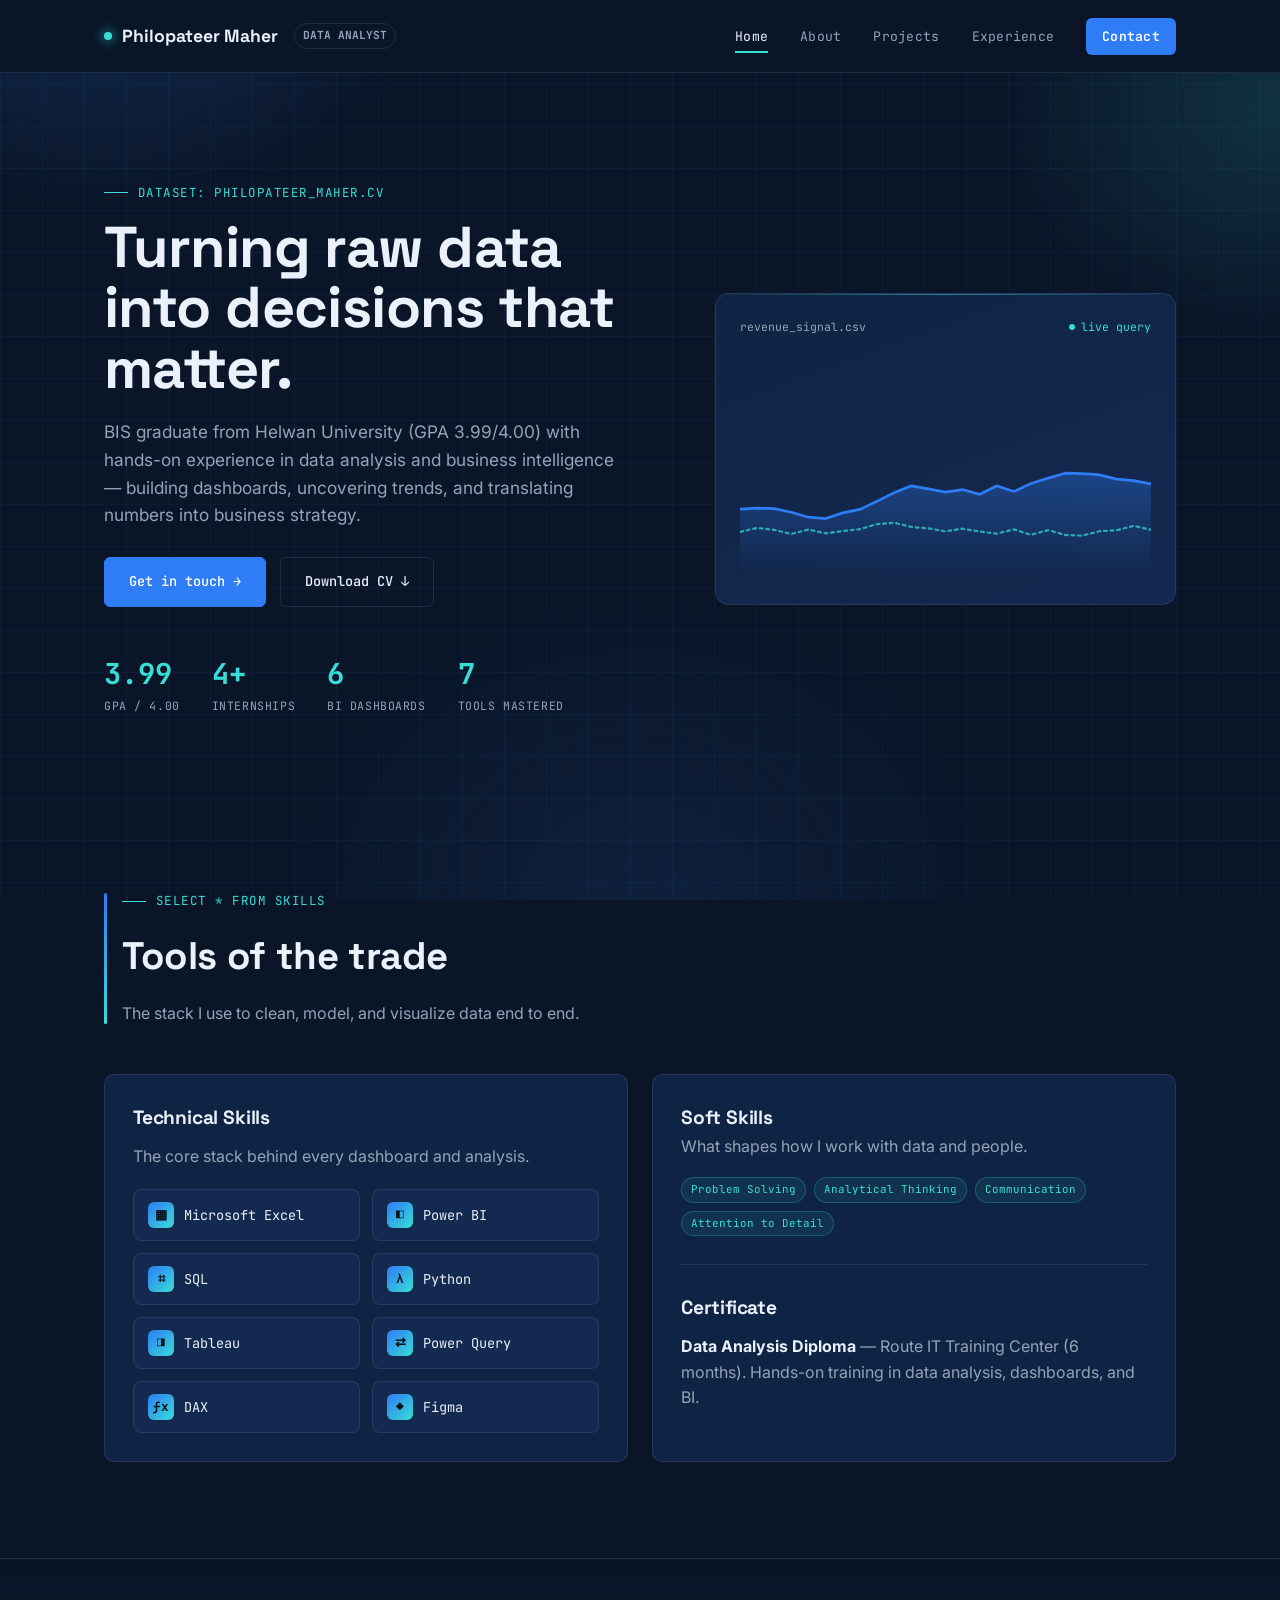
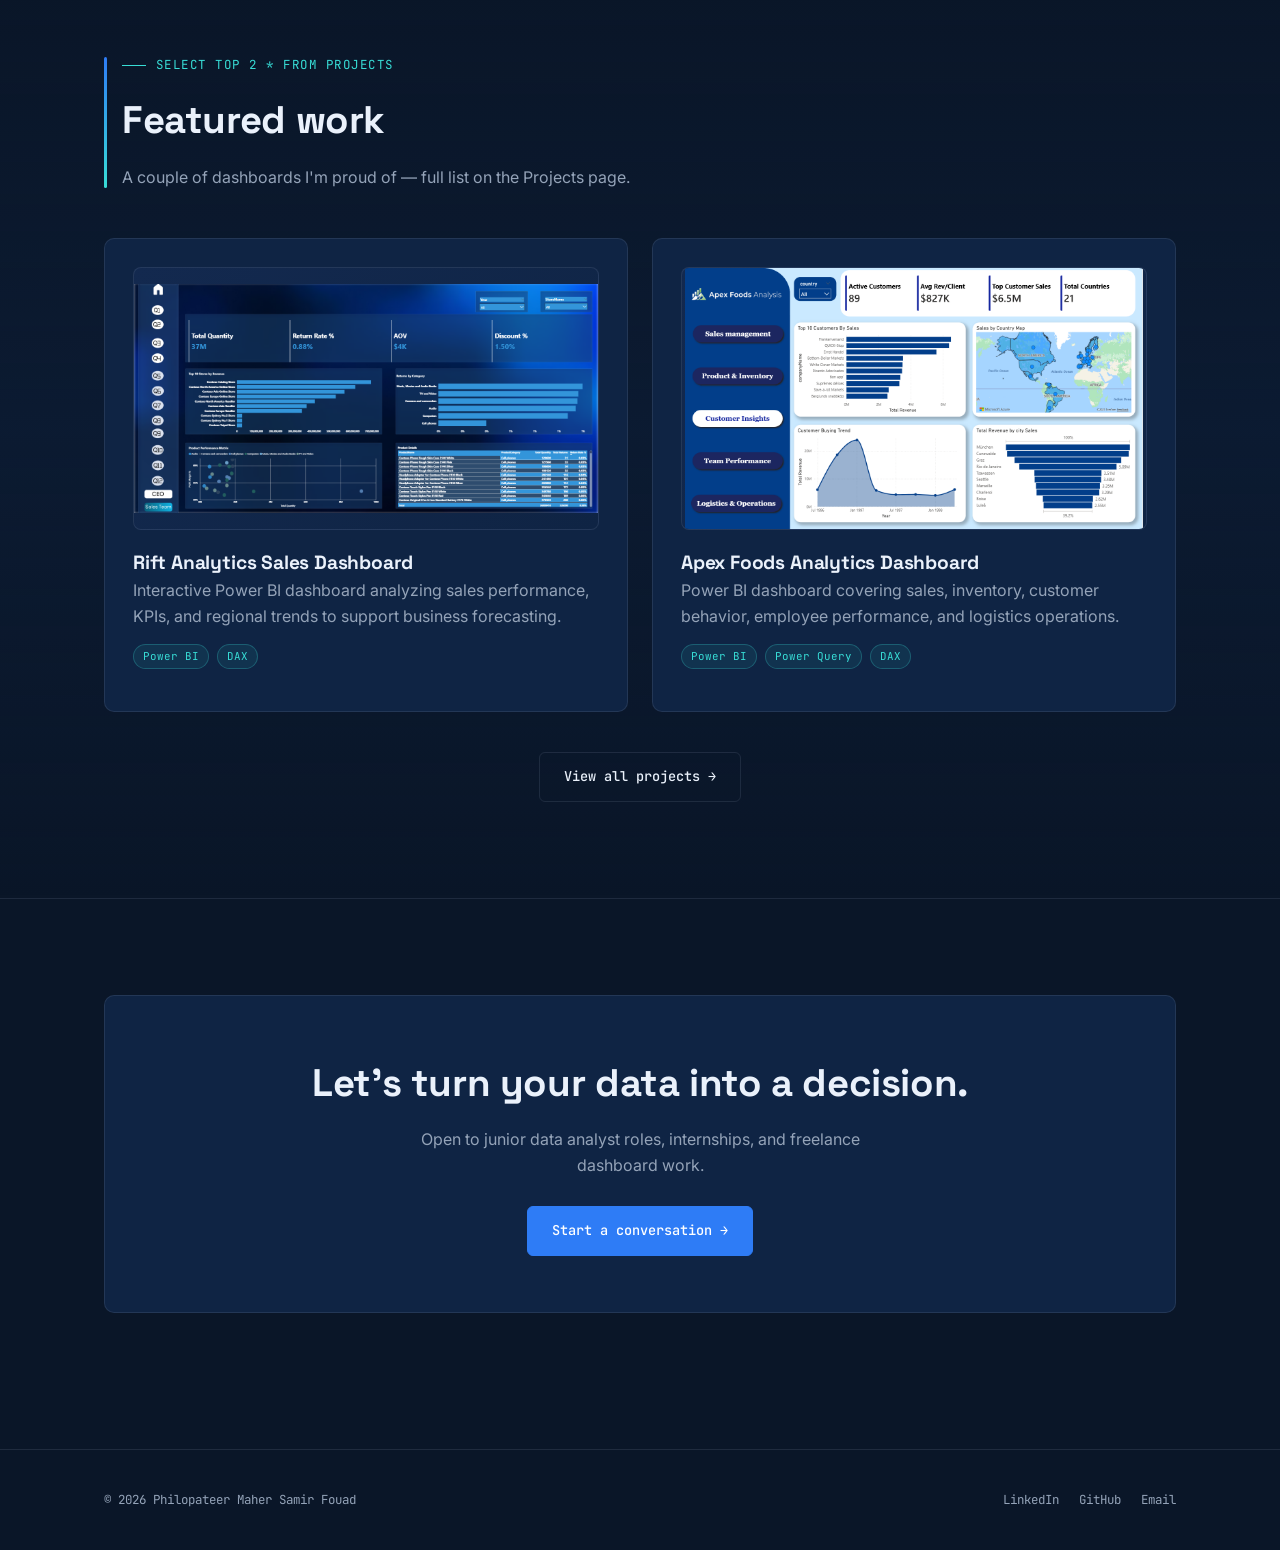
<file: index.html>
<!DOCTYPE html>
<html lang="en">
<head>
<meta charset="UTF-8">
<meta name="viewport" content="width=device-width, initial-scale=1.0">
<title>Philopateer Maher — Junior Data Analyst</title>
<meta name="description" content="Philopateer Maher Samir Fouad — Junior Data Analyst turning data into actionable business insights.">
<link rel="preconnect" href="https://fonts.googleapis.com">
<link href="https://fonts.googleapis.com/css2?family=Space+Grotesk:wght@500;700&family=Inter:wght@400;500;600&family=JetBrains+Mono:wght@400;500&display=swap" rel="stylesheet">
<link rel="stylesheet" href="assets/style.css?v=4">
</head>
<body>

<nav class="nav">
  <div class="wrap">
    <a href="index.html" class="brand"><span class="dot"></span>Philopateer Maher<span class="role">DATA ANALYST</span></a>
    <div class="navlinks">
      <a href="index.html" class="active">Home</a>
      <a href="about.html">About</a>
      <a href="projects.html">Projects</a>
      <a href="experience.html">Experience</a>
      <a href="contact.html" class="cta">Contact</a>
    </div>
    <button class="burger" aria-label="Menu"><span></span><span></span><span></span></button>
  </div>
</nav>

<header class="hero">
  <div class="wrap hero-grid">
    <div class="hero-copy reveal">
      <div class="eyebrow">Dataset: Philopateer_Maher.cv</div>
      <h1>Turning raw data into decisions that matter.</h1>
      <p class="lead">BIS graduate from Helwan University (GPA 3.99/4.00) with hands-on experience in data analysis and business intelligence — building dashboards, uncovering trends, and translating numbers into business strategy.</p>
      <div class="hero-actions">
        <a href="contact.html" class="btn btn-primary">Get in touch →</a>
        <a href="assets/files/Philopateer_Maher_CV.pdf" download class="btn btn-ghost">Download CV ↓</a>
      </div>
      <div class="hero-stats">
        <div class="stat"><div class="num">3.99</div><div class="label">GPA / 4.00</div></div>
        <div class="stat"><div class="num">4+</div><div class="label">Internships</div></div>
        <div class="stat"><div class="num">6</div><div class="label">BI Dashboards</div></div>
        <div class="stat"><div class="num">7</div><div class="label">Tools mastered</div></div>
      </div>
    </div>
    <div class="hero-visual reveal">
      <div class="chart-head">
        <span>revenue_signal.csv</span>
        <span class="live">live query</span>
      </div>
      <svg id="heroChart" viewBox="0 0 500 200" width="100%" height="220" preserveAspectRatio="none"></svg>
    </div>
  </div>
</header>

<section id="skills">
  <div class="wrap">
    <div class="section-head reveal">
      <div class="eyebrow">SELECT * FROM skills</div>
      <h2>Tools of the trade</h2>
      <p>The stack I use to clean, model, and visualize data end to end.</p>
    </div>
    <div class="grid-2">
      <div class="card reveal">
        <h3>Technical Skills</h3>
        <p style="margin:10px 0 20px;">The core stack behind every dashboard and analysis.</p>
        <div class="skill-chip-grid">
          <div class="skill-chip"><span class="ic">▦</span>Microsoft Excel</div>
          <div class="skill-chip"><span class="ic">◧</span>Power BI</div>
          <div class="skill-chip"><span class="ic">⌗</span>SQL</div>
          <div class="skill-chip"><span class="ic">λ</span>Python</div>
          <div class="skill-chip"><span class="ic">◨</span>Tableau</div>
          <div class="skill-chip"><span class="ic">⇄</span>Power Query</div>
          <div class="skill-chip"><span class="ic">ƒx</span>DAX</div>
          <div class="skill-chip"><span class="ic">◆</span>Figma</div>
        </div>
      </div>

      <div class="card reveal">
        <h3>Soft Skills</h3>
        <p style="margin-bottom:18px;">What shapes how I work with data and people.</p>
        <div class="tags">
          <span class="tag">Problem Solving</span>
          <span class="tag">Analytical Thinking</span>
          <span class="tag">Communication</span>
          <span class="tag">Attention to Detail</span>
        </div>
        <div class="divider" style="margin:28px 0;"></div>
        <h3>Certificate</h3>
        <p style="margin-top:10px;"><strong style="color:var(--text)">Data Analysis Diploma</strong> — Route IT Training Center (6 months). Hands-on training in data analysis, dashboards, and BI.</p>
      </div>
    </div>
  </div>
</section>

<section id="featured">
  <div class="wrap">
    <div class="section-head reveal">
      <div class="eyebrow">SELECT TOP 2 * FROM projects</div>
      <h2>Featured work</h2>
      <p>A couple of dashboards I'm proud of — full list on the Projects page.</p>
    </div>
    <div class="grid-2">
      <a href="https://github.com/philopateer-maher/Rift-Analytics-Sales-Dashboard" target="_blank" class="card proj-card reveal">
        <div class="thumb"><img src="assets/images/rift.png" alt="Rift Analytics Sales Dashboard screenshot"></div>
        <h3>Rift Analytics Sales Dashboard</h3>
        <p>Interactive Power BI dashboard analyzing sales performance, KPIs, and regional trends to support business forecasting.</p>
        <div class="tags"><span class="tag">Power BI</span><span class="tag">DAX</span></div>
      </a>
      <a href="https://github.com/philopateer-maher/Apex-Foods-Strategic-Sales-Dashboard" target="_blank" class="card proj-card reveal">
        <div class="thumb"><img src="assets/images/apex.png" alt="Apex Foods Analytics Dashboard screenshot"></div>
        <h3>Apex Foods Analytics Dashboard</h3>
        <p>Power BI dashboard covering sales, inventory, customer behavior, employee performance, and logistics operations.</p>
        <div class="tags"><span class="tag">Power BI</span><span class="tag">Power Query</span><span class="tag">DAX</span></div>
      </a>
    </div>
    <div style="text-align:center; margin-top:40px;">
      <a href="projects.html" class="btn btn-ghost">View all projects →</a>
    </div>
  </div>
</section>

<section id="cta">
  <div class="wrap">
    <div class="card reveal" style="text-align:center; padding:56px 32px;">
      <h2>Let's turn your data into a decision.</h2>
      <p style="max-width:480px; margin:0 auto 28px;">Open to junior data analyst roles, internships, and freelance dashboard work.</p>
      <a href="contact.html" class="btn btn-primary">Start a conversation →</a>
    </div>
  </div>
</section>

<footer>
  <div class="wrap">
    <p>© 2026 Philopateer Maher Samir Fouad</p>
    <div class="footer-links">
      <a href="https://www.linkedin.com/in/philopateer-maher" target="_blank">LinkedIn</a>
      <a href="https://github.com/philopateer-maher" target="_blank">GitHub</a>
      <a href="contact.html#contactForm">Email</a>
    </div>
  </div>
</footer>

<script src="assets/main.js?v=4"></script>
</body>
</html>
</file>
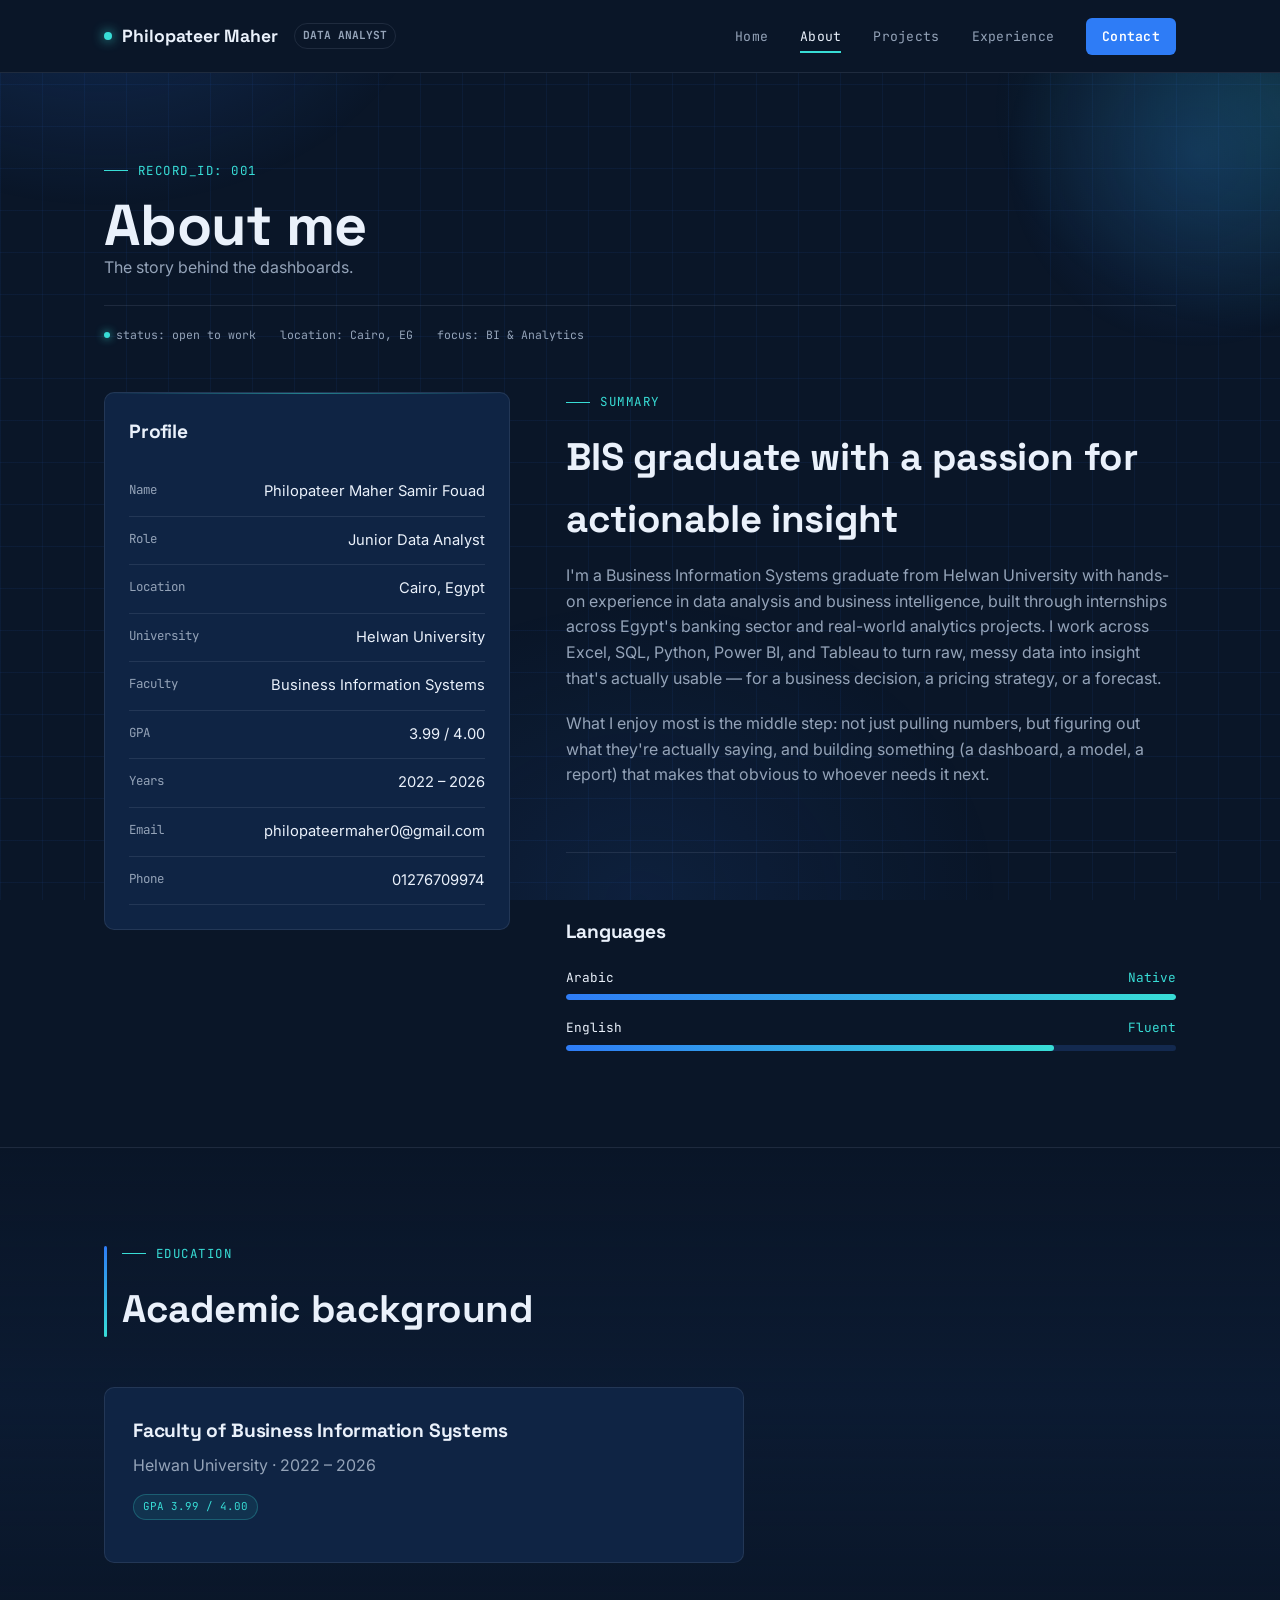
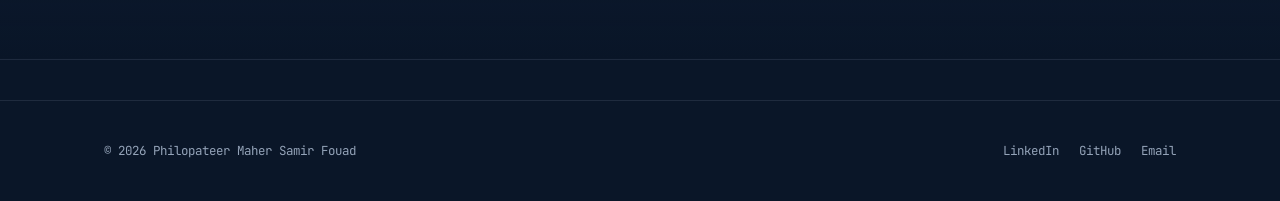
<file: about.html>
<!DOCTYPE html>
<html lang="en">
<head>
<meta charset="UTF-8">
<meta name="viewport" content="width=device-width, initial-scale=1.0">
<title>About — Philopateer Maher</title>
<link rel="preconnect" href="https://fonts.googleapis.com">
<link href="https://fonts.googleapis.com/css2?family=Space+Grotesk:wght@500;700&family=Inter:wght@400;500;600&family=JetBrains+Mono:wght@400;500&display=swap" rel="stylesheet">
<link rel="stylesheet" href="assets/style.css?v=4">
</head>
<body>

<nav class="nav">
  <div class="wrap">
    <a href="index.html" class="brand"><span class="dot"></span>Philopateer Maher<span class="role">DATA ANALYST</span></a>
    <div class="navlinks">
      <a href="index.html">Home</a>
      <a href="about.html" class="active">About</a>
      <a href="projects.html">Projects</a>
      <a href="experience.html">Experience</a>
      <a href="contact.html" class="cta">Contact</a>
    </div>
    <button class="burger" aria-label="Menu"><span></span><span></span><span></span></button>
  </div>
</nav>

<header class="page-hero">
  <div class="wrap">
    <div class="eyebrow">record_id: 001</div>
    <h1>About me</h1>
    <p>The story behind the dashboards.</p>
    <div class="status-strip">
      <span><span class="led"></span>status: open to work</span>
      <span>location: Cairo, EG</span>
      <span>focus: BI &amp; Analytics</span>
    </div>
  </div>
</header>

<section style="padding-top:0;">
  <div class="wrap about-grid">
    <div class="reveal">
      <div class="badge-panel">
        <h3 style="margin-bottom:18px;">Profile</h3>
        <ul class="info-list">
          <li><span>Name</span><span>Philopateer Maher Samir Fouad</span></li>
          <li><span>Role</span><span>Junior Data Analyst</span></li>
          <li><span>Location</span><span>Cairo, Egypt</span></li>
          <li><span>University</span><span>Helwan University</span></li>
          <li><span>Faculty</span><span>Business Information Systems</span></li>
          <li><span>GPA</span><span>3.99 / 4.00</span></li>
          <li><span>Years</span><span>2022 – 2026</span></li>
          <li><span>Email</span><span>philopateermaher0@gmail.com</span></li>
          <li><span>Phone</span><span>01276709974</span></li>
        </ul>
      </div>
    </div>

    <div class="reveal">
      <div class="eyebrow">Summary</div>
      <h2>BIS graduate with a passion for actionable insight</h2>
      <p style="margin-bottom:20px;">I'm a Business Information Systems graduate from Helwan University with hands-on experience in data analysis and business intelligence, built through internships across Egypt's banking sector and real-world analytics projects. I work across Excel, SQL, Python, Power BI, and Tableau to turn raw, messy data into insight that's actually usable — for a business decision, a pricing strategy, or a forecast.</p>
      <p style="margin-bottom:20px;">What I enjoy most is the middle step: not just pulling numbers, but figuring out what they're actually saying, and building something (a dashboard, a model, a report) that makes that obvious to whoever needs it next.</p>

      <div class="divider"></div>

      <h3 style="margin-bottom:20px;">Languages</h3>
      <div class="skill-row"><div class="top"><span>Arabic</span><span>Native</span></div><div class="bar"><div class="fill" style="width:100%"></div></div></div>
      <div class="skill-row" style="margin-bottom:0;"><div class="top"><span>English</span><span>Fluent</span></div><div class="bar"><div class="fill" style="width:80%"></div></div></div>
    </div>
  </div>
</section>

<section>
  <div class="wrap">
    <div class="section-head reveal">
      <div class="eyebrow">Education</div>
      <h2>Academic background</h2>
    </div>
    <div class="card reveal" style="max-width:640px;">
      <h3>Faculty of Business Information Systems</h3>
      <p style="margin:6px 0 16px;">Helwan University · 2022 – 2026</p>
      <div class="tags"><span class="tag">GPA 3.99 / 4.00</span></div>
    </div>
  </div>
</section>

<footer>
  <div class="wrap">
    <p>© 2026 Philopateer Maher Samir Fouad</p>
    <div class="footer-links">
      <a href="https://www.linkedin.com/in/philopateer-maher" target="_blank">LinkedIn</a>
      <a href="https://github.com/philopateer-maher" target="_blank">GitHub</a>
      <a href="contact.html#contactForm">Email</a>
    </div>
  </div>
</footer>

<script src="assets/main.js?v=4"></script>
</body>
</html>
</file>
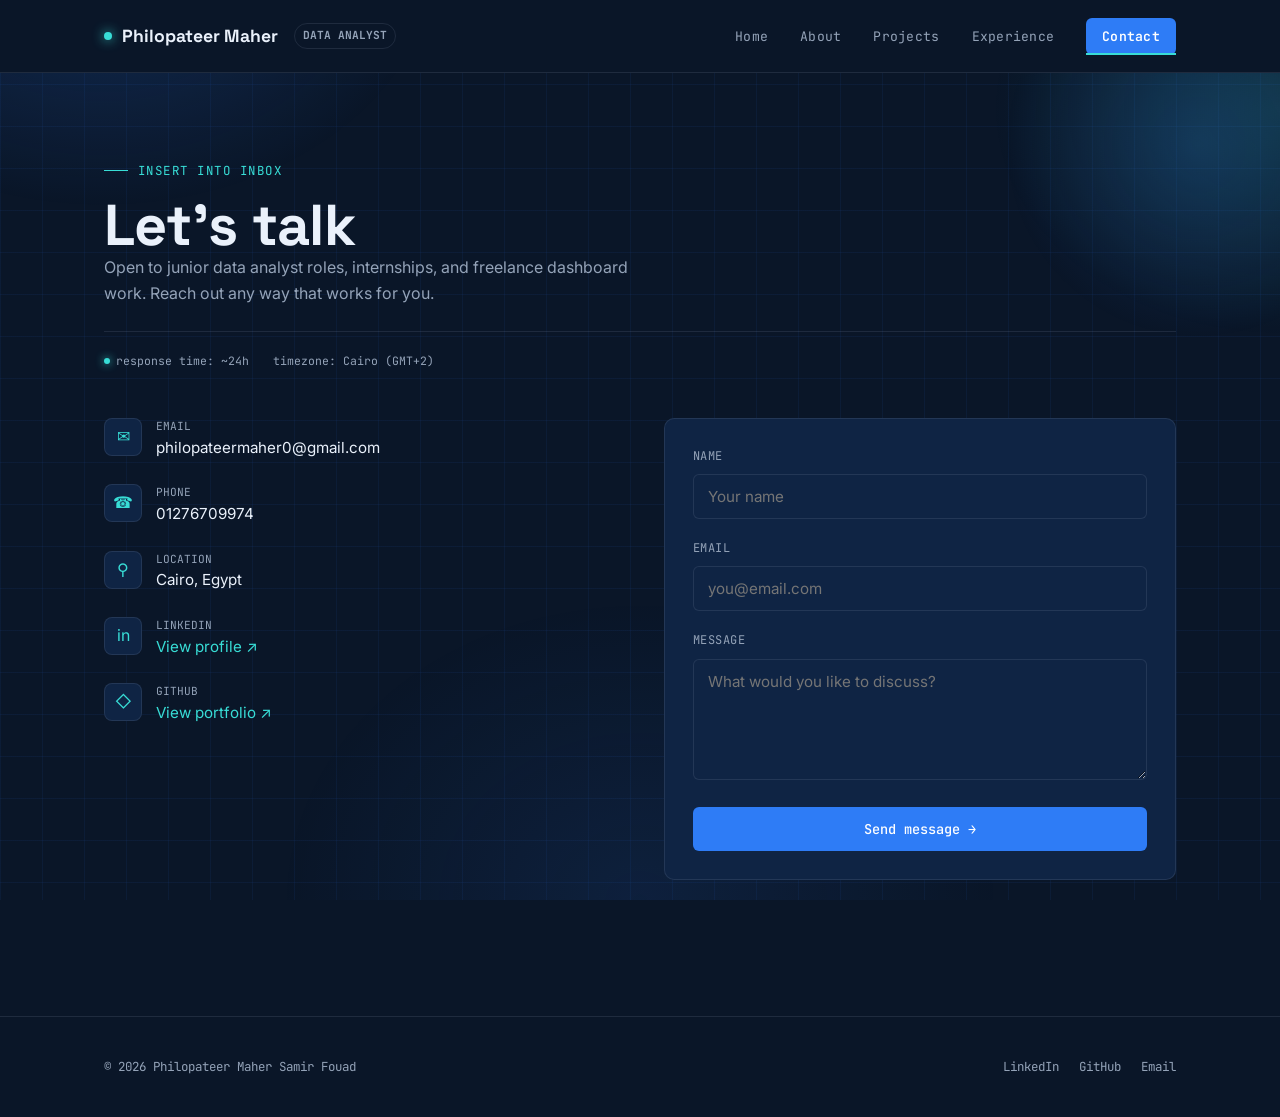
<file: contact.html>
<!DOCTYPE html>
<html lang="en">
<head>
<meta charset="UTF-8">
<meta name="viewport" content="width=device-width, initial-scale=1.0">
<title>Contact — Philopateer Maher</title>
<link rel="preconnect" href="https://fonts.googleapis.com">
<link href="https://fonts.googleapis.com/css2?family=Space+Grotesk:wght@500;700&family=Inter:wght@400;500;600&family=JetBrains+Mono:wght@400;500&display=swap" rel="stylesheet">
<link rel="stylesheet" href="assets/style.css?v=4">
</head>
<body>

<nav class="nav">
  <div class="wrap">
    <a href="index.html" class="brand"><span class="dot"></span>Philopateer Maher<span class="role">DATA ANALYST</span></a>
    <div class="navlinks">
      <a href="index.html">Home</a>
      <a href="about.html">About</a>
      <a href="projects.html">Projects</a>
      <a href="experience.html">Experience</a>
      <a href="contact.html" class="cta active">Contact</a>
    </div>
    <button class="burger" aria-label="Menu"><span></span><span></span><span></span></button>
  </div>
</nav>

<header class="page-hero">
  <div class="wrap">
    <div class="eyebrow">INSERT INTO inbox</div>
    <h1>Let's talk</h1>
    <p>Open to junior data analyst roles, internships, and freelance dashboard work. Reach out any way that works for you.</p>
    <div class="status-strip">
      <span><span class="led"></span>response time: ~24h</span>
      <span>timezone: Cairo (GMT+2)</span>
    </div>
  </div>
</header>

<section style="padding-top:0;">
  <div class="wrap contact-grid">

    <div class="reveal">
      <div class="contact-info-item">
        <div class="ic">✉</div>
        <div>
          <div class="lbl">Email</div>
          <div class="val">philopateermaher0@gmail.com</div>
        </div>
      </div>
      <div class="contact-info-item">
        <div class="ic">☎</div>
        <div>
          <div class="lbl">Phone</div>
          <div class="val">01276709974</div>
        </div>
      </div>
      <div class="contact-info-item">
        <div class="ic">⚲</div>
        <div>
          <div class="lbl">Location</div>
          <div class="val">Cairo, Egypt</div>
        </div>
      </div>
      <div class="contact-info-item">
        <div class="ic">in</div>
        <div>
          <div class="lbl">LinkedIn</div>
          <div class="val"><a href="https://www.linkedin.com/in/philopateer-maher" target="_blank" style="color:var(--cyan)">View profile ↗</a></div>
        </div>
      </div>
      <div class="contact-info-item">
        <div class="ic">◇</div>
        <div>
          <div class="lbl">GitHub</div>
          <div class="val"><a href="https://github.com/philopateer-maher" target="_blank" style="color:var(--cyan)">View portfolio ↗</a></div>
        </div>
      </div>
    </div>

    <div class="reveal">
      <form id="contactForm" class="card" action="https://formspree.io/f/mdarppjj" method="POST">
        <div class="field">
          <label for="name">Name</label>
          <input type="text" id="name" name="name" required placeholder="Your name">
        </div>
        <div class="field">
          <label for="email">Email</label>
          <input type="email" id="email" name="email" required placeholder="you@email.com">
        </div>
        <div class="field">
          <label for="message">Message</label>
          <textarea id="message" name="message" rows="5" required placeholder="What would you like to discuss?"></textarea>
        </div>
        <button type="submit" class="btn btn-primary" style="width:100%; justify-content:center; border:none; cursor:pointer;">Send message →</button>
      </form>
    </div>

  </div>
</section>

<footer>
  <div class="wrap">
    <p>© 2026 Philopateer Maher Samir Fouad</p>
    <div class="footer-links">
      <a href="https://www.linkedin.com/in/philopateer-maher" target="_blank">LinkedIn</a>
      <a href="https://github.com/philopateer-maher" target="_blank">GitHub</a>
      <a href="#contactForm">Email</a>
    </div>
  </div>
</footer>

<script src="assets/main.js?v=4"></script>
</body>
</html>
</file>
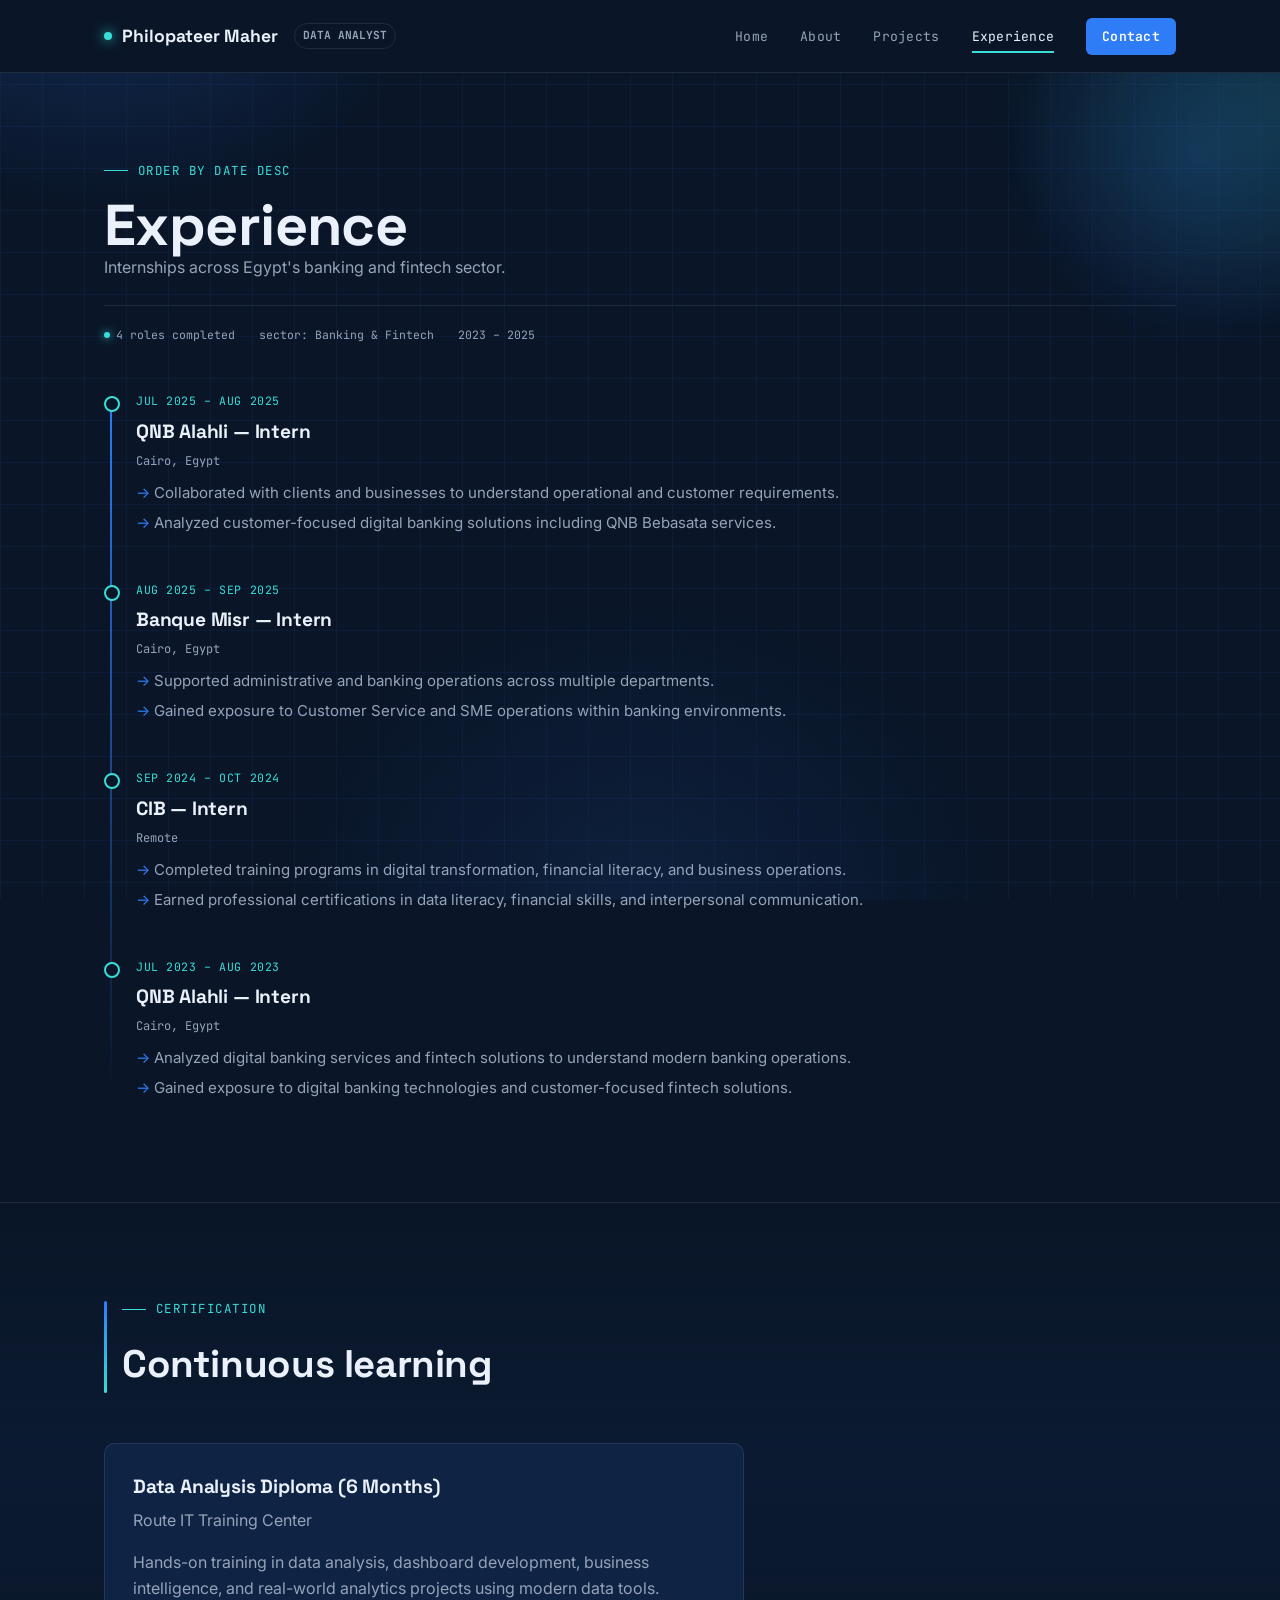
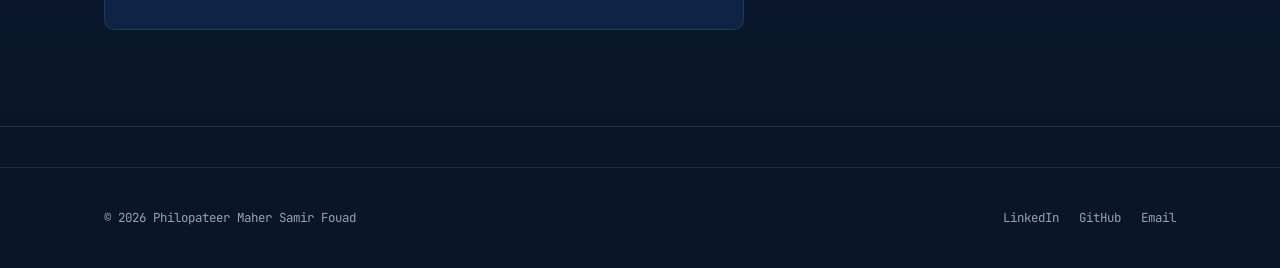
<file: experience.html>
<!DOCTYPE html>
<html lang="en">
<head>
<meta charset="UTF-8">
<meta name="viewport" content="width=device-width, initial-scale=1.0">
<title>Experience — Philopateer Maher</title>
<link rel="preconnect" href="https://fonts.googleapis.com">
<link href="https://fonts.googleapis.com/css2?family=Space+Grotesk:wght@500;700&family=Inter:wght@400;500;600&family=JetBrains+Mono:wght@400;500&display=swap" rel="stylesheet">
<link rel="stylesheet" href="assets/style.css?v=4">
</head>
<body>

<nav class="nav">
  <div class="wrap">
    <a href="index.html" class="brand"><span class="dot"></span>Philopateer Maher<span class="role">DATA ANALYST</span></a>
    <div class="navlinks">
      <a href="index.html">Home</a>
      <a href="about.html">About</a>
      <a href="projects.html">Projects</a>
      <a href="experience.html" class="active">Experience</a>
      <a href="contact.html" class="cta">Contact</a>
    </div>
    <button class="burger" aria-label="Menu"><span></span><span></span><span></span></button>
  </div>
</nav>

<header class="page-hero">
  <div class="wrap">
    <div class="eyebrow">ORDER BY date DESC</div>
    <h1>Experience</h1>
    <p>Internships across Egypt's banking and fintech sector.</p>
    <div class="status-strip">
      <span><span class="led"></span>4 roles completed</span>
      <span>sector: Banking &amp; Fintech</span>
      <span>2023 – 2025</span>
    </div>
  </div>
</header>

<section style="padding-top:0;">
  <div class="wrap">
    <div class="timeline">

      <div class="tl-item reveal">
        <span class="tl-date">Jul 2025 – Aug 2025</span>
        <h3>QNB Alahli — Intern</h3>
        <span class="tl-loc">Cairo, Egypt</span>
        <ul>
          <li>Collaborated with clients and businesses to understand operational and customer requirements.</li>
          <li>Analyzed customer-focused digital banking solutions including QNB Bebasata services.</li>
        </ul>
      </div>

      <div class="tl-item reveal">
        <span class="tl-date">Aug 2025 – Sep 2025</span>
        <h3>Banque Misr — Intern</h3>
        <span class="tl-loc">Cairo, Egypt</span>
        <ul>
          <li>Supported administrative and banking operations across multiple departments.</li>
          <li>Gained exposure to Customer Service and SME operations within banking environments.</li>
        </ul>
      </div>

      <div class="tl-item reveal">
        <span class="tl-date">Sep 2024 – Oct 2024</span>
        <h3>CIB — Intern</h3>
        <span class="tl-loc">Remote</span>
        <ul>
          <li>Completed training programs in digital transformation, financial literacy, and business operations.</li>
          <li>Earned professional certifications in data literacy, financial skills, and interpersonal communication.</li>
        </ul>
      </div>

      <div class="tl-item reveal">
        <span class="tl-date">Jul 2023 – Aug 2023</span>
        <h3>QNB Alahli — Intern</h3>
        <span class="tl-loc">Cairo, Egypt</span>
        <ul>
          <li>Analyzed digital banking services and fintech solutions to understand modern banking operations.</li>
          <li>Gained exposure to digital banking technologies and customer-focused fintech solutions.</li>
        </ul>
      </div>

    </div>
  </div>
</section>

<section>
  <div class="wrap">
    <div class="section-head reveal">
      <div class="eyebrow">Certification</div>
      <h2>Continuous learning</h2>
    </div>
    <div class="card reveal" style="max-width:640px;">
      <h3>Data Analysis Diploma (6 Months)</h3>
      <p style="margin:6px 0 16px;">Route IT Training Center</p>
      <p>Hands-on training in data analysis, dashboard development, business intelligence, and real-world analytics projects using modern data tools.</p>
    </div>
  </div>
</section>

<footer>
  <div class="wrap">
    <p>© 2026 Philopateer Maher Samir Fouad</p>
    <div class="footer-links">
      <a href="https://www.linkedin.com/in/philopateer-maher" target="_blank">LinkedIn</a>
      <a href="https://github.com/philopateer-maher" target="_blank">GitHub</a>
      <a href="contact.html#contactForm">Email</a>
    </div>
  </div>
</footer>

<script src="assets/main.js?v=4"></script>
</body>
</html>
</file>
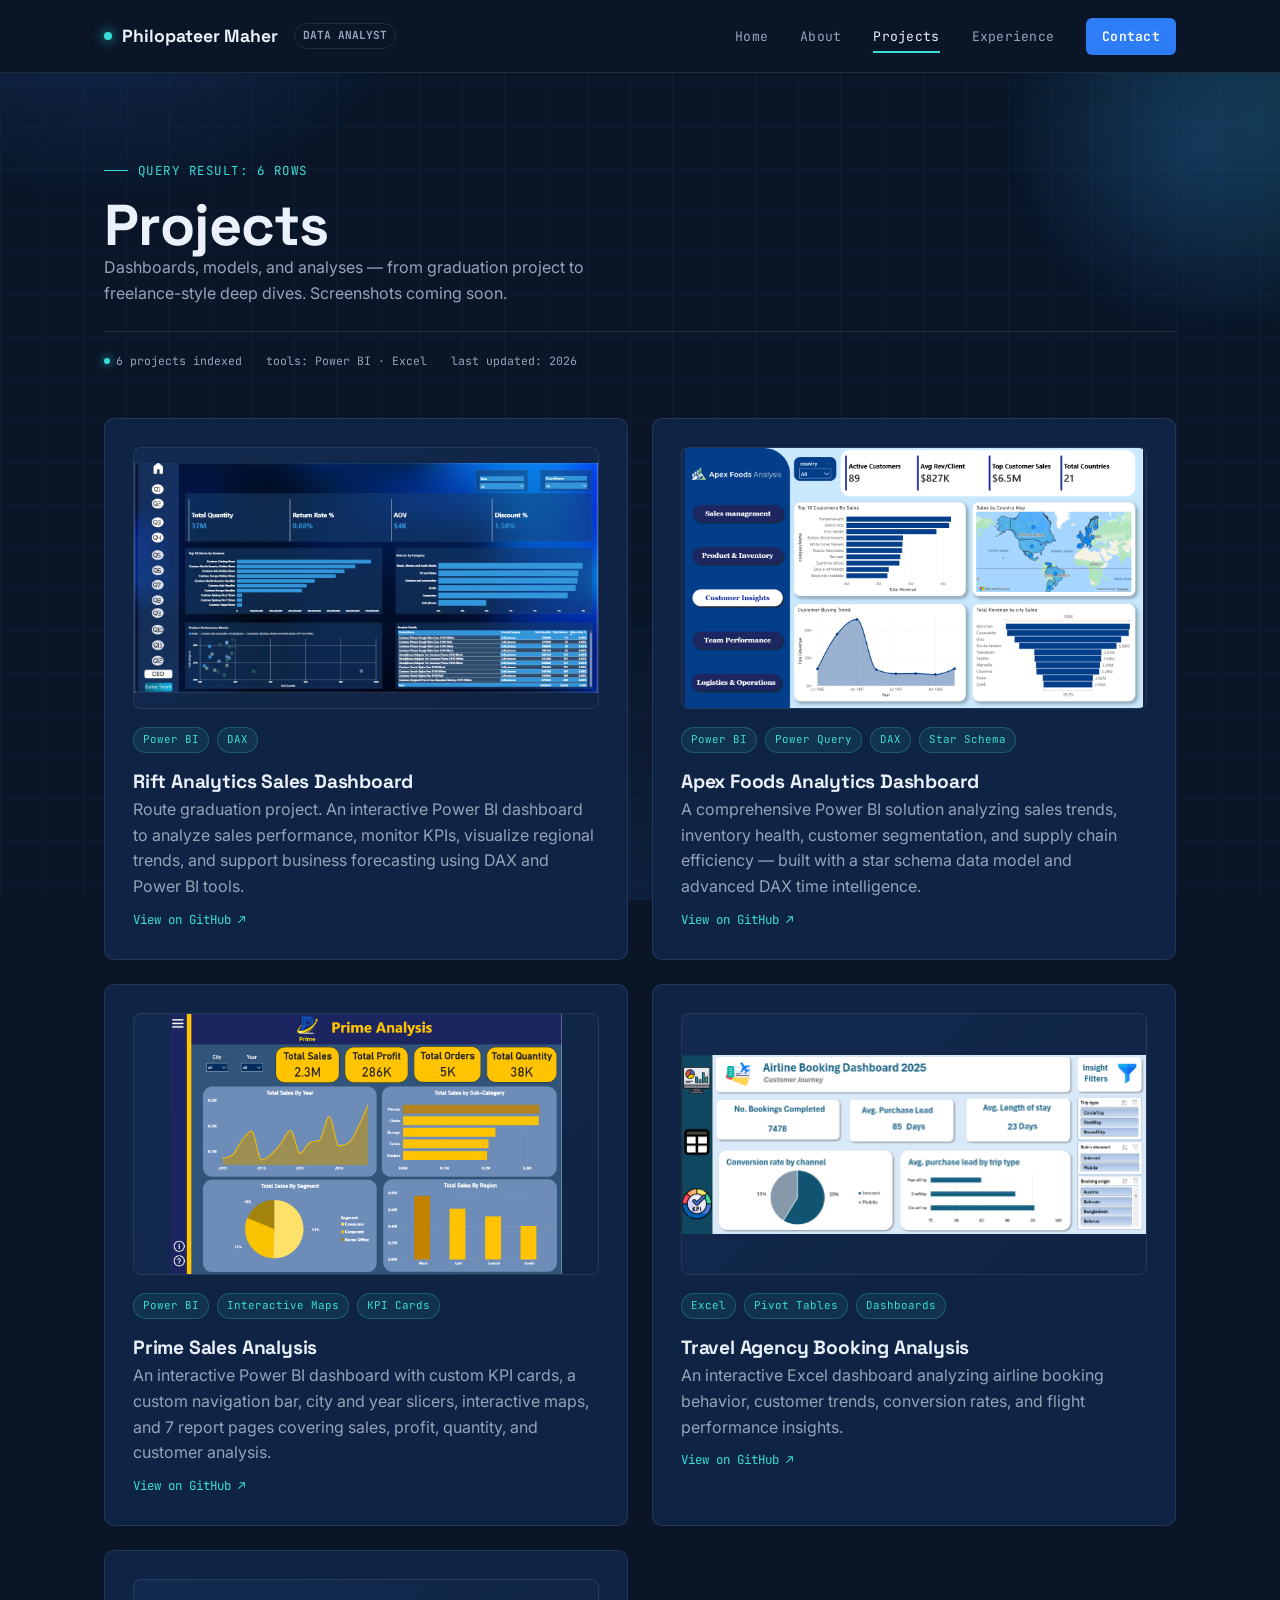
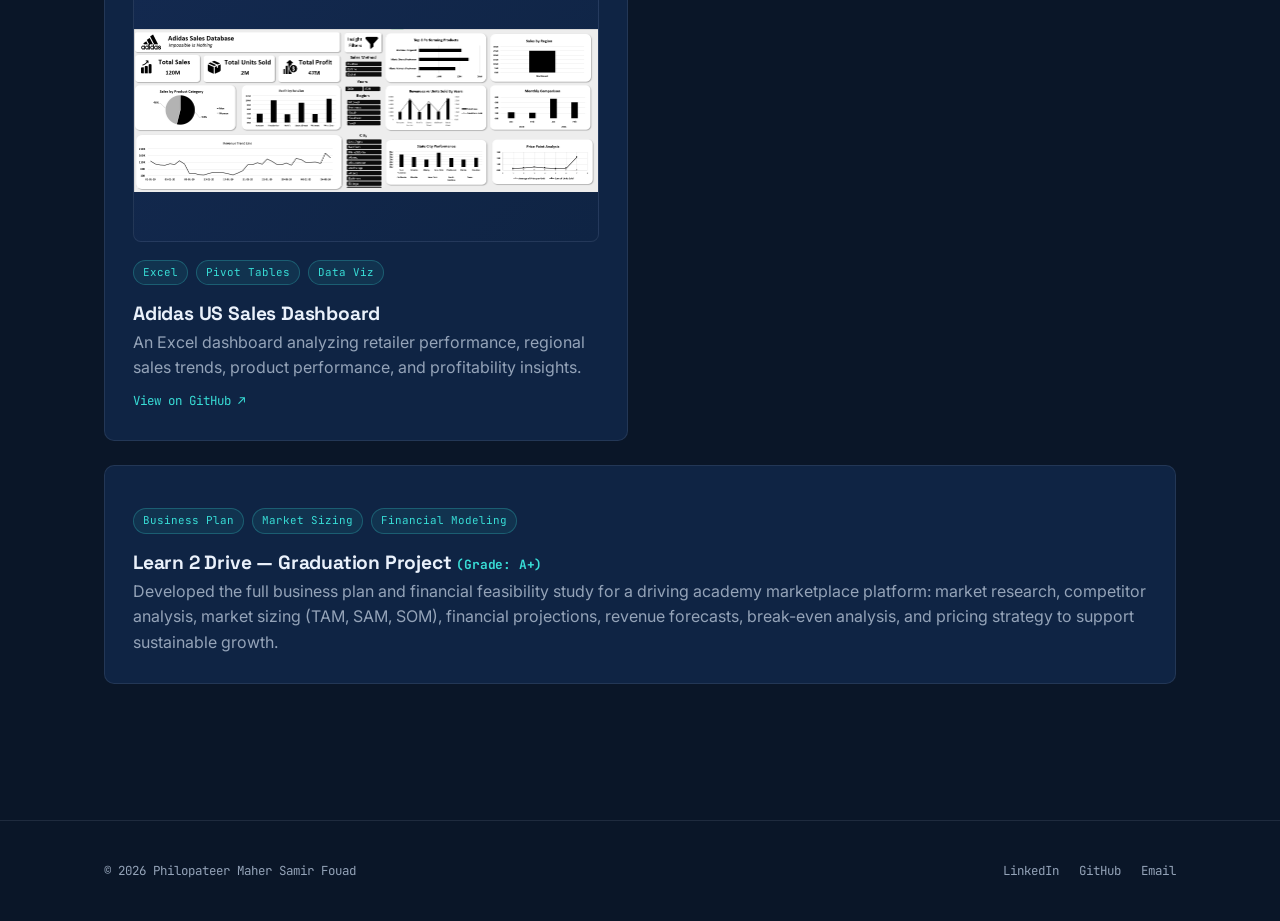
<file: projects.html>
<!DOCTYPE html>
<html lang="en">
<head>
<meta charset="UTF-8">
<meta name="viewport" content="width=device-width, initial-scale=1.0">
<title>Projects — Philopateer Maher</title>
<link rel="preconnect" href="https://fonts.googleapis.com">
<link href="https://fonts.googleapis.com/css2?family=Space+Grotesk:wght@500;700&family=Inter:wght@400;500;600&family=JetBrains+Mono:wght@400;500&display=swap" rel="stylesheet">
<link rel="stylesheet" href="assets/style.css?v=4">
</head>
<body>

<nav class="nav">
  <div class="wrap">
    <a href="index.html" class="brand"><span class="dot"></span>Philopateer Maher<span class="role">DATA ANALYST</span></a>
    <div class="navlinks">
      <a href="index.html">Home</a>
      <a href="about.html">About</a>
      <a href="projects.html" class="active">Projects</a>
      <a href="experience.html">Experience</a>
      <a href="contact.html" class="cta">Contact</a>
    </div>
    <button class="burger" aria-label="Menu"><span></span><span></span><span></span></button>
  </div>
</nav>

<header class="page-hero">
  <div class="wrap">
    <div class="eyebrow">query result: 6 rows</div>
    <h1>Projects</h1>
    <p>Dashboards, models, and analyses — from graduation project to freelance-style deep dives. Screenshots coming soon.</p>
    <div class="status-strip">
      <span><span class="led"></span>6 projects indexed</span>
      <span>tools: Power BI · Excel</span>
      <span>last updated: 2026</span>
    </div>
  </div>
</header>

<section style="padding-top:0;">
  <div class="wrap grid-2">

    <a href="https://github.com/philopateer-maher/Rift-Analytics-Sales-Dashboard" target="_blank" class="card proj-card reveal">
      <div class="thumb"><img src="assets/images/rift.png" alt="Rift Analytics Sales Dashboard screenshot"></div>
      <div class="tags"><span class="tag">Power BI</span><span class="tag">DAX</span></div>
      <h3>Rift Analytics Sales Dashboard</h3>
      <p>Route graduation project. An interactive Power BI dashboard to analyze sales performance, monitor KPIs, visualize regional trends, and support business forecasting using DAX and Power BI tools.</p>
      <span class="proj-link">View on GitHub ↗</span>
    </a>

    <a href="https://github.com/philopateer-maher/Apex-Foods-Strategic-Sales-Dashboard" target="_blank" class="card proj-card reveal">
      <div class="thumb"><img src="assets/images/apex.png" alt="Apex Foods Analytics Dashboard screenshot"></div>
      <div class="tags"><span class="tag">Power BI</span><span class="tag">Power Query</span><span class="tag">DAX</span><span class="tag">Star Schema</span></div>
      <h3>Apex Foods Analytics Dashboard</h3>
      <p>A comprehensive Power BI solution analyzing sales trends, inventory health, customer segmentation, and supply chain efficiency — built with a star schema data model and advanced DAX time intelligence.</p>
      <span class="proj-link">View on GitHub ↗</span>
    </a>

    <a href="https://github.com/philopateer-maher/Prime-Sales-Analysis" target="_blank" class="card proj-card reveal">
      <div class="thumb"><img src="assets/images/prime.png" alt="Prime Sales Analysis dashboard screenshot"></div>
      <div class="tags"><span class="tag">Power BI</span><span class="tag">Interactive Maps</span><span class="tag">KPI Cards</span></div>
      <h3>Prime Sales Analysis</h3>
      <p>An interactive Power BI dashboard with custom KPI cards, a custom navigation bar, city and year slicers, interactive maps, and 7 report pages covering sales, profit, quantity, and customer analysis.</p>
      <span class="proj-link">View on GitHub ↗</span>
    </a>

    <a href="https://github.com/philopateer-maher/Travel-Agency-Booking-Analysis" target="_blank" class="card proj-card reveal">
      <div class="thumb"><img src="assets/images/airline.png" alt="Travel Agency Booking Analysis dashboard screenshot"></div>
      <div class="tags"><span class="tag">Excel</span><span class="tag">Pivot Tables</span><span class="tag">Dashboards</span></div>
      <h3>Travel Agency Booking Analysis</h3>
      <p>An interactive Excel dashboard analyzing airline booking behavior, customer trends, conversion rates, and flight performance insights.</p>
      <span class="proj-link">View on GitHub ↗</span>
    </a>

    <a href="https://github.com/philopateer-maher/Adidas-US-Sales-Retail-Performance-Analysis" target="_blank" class="card proj-card reveal">
      <div class="thumb"><img src="assets/images/adidas.png" alt="Adidas US Sales Dashboard screenshot"></div>
      <div class="tags"><span class="tag">Excel</span><span class="tag">Pivot Tables</span><span class="tag">Data Viz</span></div>
      <h3>Adidas US Sales Dashboard</h3>
      <p>An Excel dashboard analyzing retailer performance, regional sales trends, product performance, and profitability insights.</p>
      <span class="proj-link">View on GitHub ↗</span>
    </a>

    <div class="card proj-card reveal" style="grid-column: 1 / -1;">
      <div class="tags"><span class="tag">Business Plan</span><span class="tag">Market Sizing</span><span class="tag">Financial Modeling</span></div>
      <h3>Learn 2 Drive — Graduation Project <span style="color:var(--cyan); font-family:var(--font-mono); font-size:0.8rem;">(Grade: A+)</span></h3>
      <p>Developed the full business plan and financial feasibility study for a driving academy marketplace platform: market research, competitor analysis, market sizing (TAM, SAM, SOM), financial projections, revenue forecasts, break-even analysis, and pricing strategy to support sustainable growth.</p>
    </div>

  </div>
</section>

<footer>
  <div class="wrap">
    <p>© 2026 Philopateer Maher Samir Fouad</p>
    <div class="footer-links">
      <a href="https://www.linkedin.com/in/philopateer-maher" target="_blank">LinkedIn</a>
      <a href="https://github.com/philopateer-maher" target="_blank">GitHub</a>
      <a href="contact.html#contactForm">Email</a>
    </div>
  </div>
</footer>

<script src="assets/main.js?v=4"></script>
</body>
</html>
</file>
<file: assets/style.css>
/* ===== Tokens ===== */
:root{
  --bg: #0A1628;
  --bg-panel: #0F2444;
  --bg-panel-2: #13294F;
  --line: rgba(148,163,184,0.15);
  --blue: #2E7CF6;
  --blue-dim: #1E3A8A;
  --cyan: #38DDD6;
  --text: #EAF1FB;
  --muted: #94A3B8;
  --font-display: 'Space Grotesk', sans-serif;
  --font-body: 'Inter', sans-serif;
  --font-mono: 'JetBrains Mono', monospace;
  --radius: 10px;
  --maxw: 1120px;
}

*{box-sizing:border-box; margin:0; padding:0;}
html{scroll-behavior:smooth;}
body{
  background: var(--bg);
  color: var(--text);
  font-family: var(--font-body);
  line-height: 1.6;
  -webkit-font-smoothing: antialiased;
  overflow-x: hidden;
}
img{max-width:100%; display:block;}
a{color:inherit; text-decoration:none;}
ul{list-style:none;}

/* background grid texture */
body::before{
  content:"";
  position:fixed; inset:0;
  background-image:
    linear-gradient(rgba(46,124,246,0.07) 1px, transparent 1px),
    linear-gradient(90deg, rgba(46,124,246,0.07) 1px, transparent 1px);
  background-size: 42px 42px;
  pointer-events:none;
  z-index:0;
}

/* ambient glow blobs */
body::after{
  content:"";
  position:fixed; inset:0;
  pointer-events:none;
  z-index:0;
  background:
    radial-gradient(560px 420px at 8% -5%, rgba(46,124,246,0.22), transparent 60%),
    radial-gradient(480px 380px at 100% 12%, rgba(56,221,214,0.14), transparent 60%),
    radial-gradient(600px 500px at 50% 100%, rgba(46,124,246,0.10), transparent 60%);
}

/* faint corner ticks + scanline accents on panels */
.card, .hero-visual, .badge-panel{
  position: relative;
}
.card::before, .hero-visual::before, .badge-panel::before{
  content:"";
  position:absolute; top:0; left:0; right:0; height:1px;
  background: linear-gradient(90deg, transparent, rgba(56,221,214,0.5), transparent);
  opacity:0; transition: opacity .3s;
}
.card:hover::before, .hero-visual::before, .badge-panel::before{ opacity:1; }

.wrap{max-width: var(--maxw); margin:0 auto; padding: 0 24px; position:relative; z-index:1;}

/* ===== Nav ===== */
.nav{
  position: sticky; top:0; z-index: 50;
  background: #0A1628;
  border-bottom: 1px solid var(--line);
}
.nav .wrap{
  display:flex; align-items:center; justify-content:space-between;
  height: 72px;
}
.brand{
  font-family: var(--font-display);
  font-weight:700; font-size:1.1rem;
  display:flex; align-items:center; gap:10px;
}
.brand .dot{
  width:8px; height:8px; border-radius:50%;
  background: var(--cyan);
  box-shadow: 0 0 12px var(--cyan);
}
.brand .role{
  font-family: var(--font-mono);
  font-size:0.7rem; color: var(--muted);
  border:1px solid var(--line);
  padding: 3px 8px; border-radius: 20px;
  margin-left: 6px;
}
.navlinks{display:flex; gap: 32px; align-items:center;}
.navlinks a{
  font-family: var(--font-mono);
  font-size: 0.82rem;
  color: var(--muted);
  letter-spacing: 0.02em;
  position:relative;
  padding: 6px 0;
  transition: color .2s;
}
.navlinks a:hover, .navlinks a.active{ color: var(--text); }
.navlinks a.active::after{
  content:""; position:absolute; left:0; right:0; bottom:0;
  height:2px; background: var(--cyan);
}
.navlinks .cta{
  background: var(--blue);
  color:#fff !important;
  padding: 8px 16px;
  border-radius: 6px;
  font-weight:600;
}
.navlinks .cta:hover{ background:#3a86ff; }

.burger{
  display:none; flex-direction:column; gap:5px; cursor:pointer;
  background:none; border:none; padding:8px;
}
.burger span{ width:24px; height:2px; background: var(--text); display:block; }

/* ===== Sections generic ===== */
section{ padding: 96px 0; position:relative; z-index:1; }
section:nth-of-type(even){
  background: linear-gradient(180deg, transparent, rgba(15,36,68,0.35), transparent);
  border-top: 1px solid var(--line);
  border-bottom: 1px solid var(--line);
}

/* corner brackets on section heads */
.section-head{ position:relative; padding-left: 18px; }
.section-head::before{
  content:"";
  position:absolute; left:0; top:2px; bottom:2px; width:3px;
  background: linear-gradient(var(--blue), var(--cyan));
  border-radius: 2px;
}
.eyebrow{
  font-family: var(--font-mono);
  color: var(--cyan);
  font-size: 0.78rem;
  letter-spacing: 0.12em;
  text-transform: uppercase;
  display:flex; align-items:center; gap:10px;
  margin-bottom: 14px;
}
.eyebrow::before{
  content:""; width: 24px; height:1px; background: var(--cyan);
}
h1,h2,h3,h4{ font-family: var(--font-display); font-weight:700; letter-spacing: -0.01em;}
h1{ font-size: clamp(2.2rem, 5vw, 3.6rem); line-height:1.05; }
h2{ font-size: clamp(1.7rem, 3.4vw, 2.4rem); margin-bottom: 14px;}
h3{ font-size: 1.2rem; }
p{ color: var(--muted); }
.section-head{ max-width: 640px; margin-bottom: 48px; }

/* ===== Hero ===== */
.hero{ padding-top: 110px; padding-bottom: 80px; }
.hero-grid{
  display:grid; grid-template-columns: 1.1fr 0.9fr; gap: 48px; align-items:center;
}
.hero-copy p.lead{ font-size:1.08rem; margin: 20px 0 28px; max-width: 520px; }
.hero-actions{ display:flex; gap:14px; flex-wrap:wrap; }
.btn{
  display:inline-flex; align-items:center; gap:8px;
  padding: 13px 24px; border-radius: 6px;
  font-family: var(--font-mono); font-size:0.85rem; font-weight:500;
  border: 1px solid var(--line);
  transition: all .2s;
}
.btn-primary{ background: var(--blue); border-color: var(--blue); color:#fff; }
.btn-primary:hover{ background:#3a86ff; transform: translateY(-1px); }
.btn-ghost{ color: var(--text); }
.btn-ghost:hover{ border-color: var(--cyan); color: var(--cyan); }

.hero-stats{
  display:flex; gap: 32px; margin-top: 44px; flex-wrap:wrap;
}
.stat .num{
  font-family: var(--font-mono); font-size: 1.8rem; color: var(--cyan); font-weight:700;
}
.stat .label{ font-family: var(--font-mono); font-size: 0.72rem; color: var(--muted); text-transform:uppercase; letter-spacing:.05em;}

/* Hero visual - live chart signature */
.hero-visual{
  background: linear-gradient(160deg, var(--bg-panel), var(--bg-panel-2));
  border: 1px solid var(--line);
  border-radius: 14px;
  padding: 24px;
  position:relative;
  overflow:hidden;
}
.hero-visual .chart-head{
  display:flex; justify-content:space-between; align-items:center;
  font-family:var(--font-mono); font-size:0.72rem; color:var(--muted);
  margin-bottom: 16px;
}
.hero-visual .chart-head .live{ color: var(--cyan); display:flex; align-items:center; gap:6px;}
.hero-visual .chart-head .live::before{
  content:""; width:6px; height:6px; border-radius:50%; background: var(--cyan);
  animation: pulse 1.6s infinite;
}
@keyframes pulse{ 0%,100%{opacity:1;} 50%{opacity:.3;} }

/* ===== Cards / Grids ===== */
.grid-2{ display:grid; grid-template-columns: repeat(2,1fr); gap: 24px; }
.grid-3{ display:grid; grid-template-columns: repeat(3,1fr); gap: 24px; }

.card{
  background: var(--bg-panel);
  border: 1px solid var(--line);
  border-radius: var(--radius);
  padding: 28px;
  transition: border-color .2s, transform .2s;
}
.card:hover{ border-color: rgba(56,221,214,0.35); transform: translateY(-2px); }

.tag{
  font-family: var(--font-mono);
  font-size: 0.68rem;
  color: var(--cyan);
  background: rgba(56,221,214,0.08);
  border: 1px solid rgba(56,221,214,0.25);
  padding: 3px 9px;
  border-radius: 20px;
  display:inline-block;
}
.tags{ display:flex; gap:8px; flex-wrap:wrap; margin: 14px 0; }

/* project card specific */
.proj-card .thumb{
  height: auto;
  aspect-ratio: 16 / 9;
  border-radius: 8px;
  overflow: hidden;
  background: linear-gradient(135deg, var(--bg-panel-2), var(--bg-panel));
  border: 1px solid var(--line);
  display:flex; align-items:center; justify-content:center;
  font-family: var(--font-mono); font-size: 0.7rem; color: var(--muted);
  margin-bottom: 18px;
}
.proj-card .thumb img{
  width: 100%; height: 100%; object-fit: contain; object-position: center;
  transition: transform .35s ease;
}
a.card.proj-card{ display:block; }
a.card.proj-card:hover .thumb img{ transform: scale(1.04); }
.proj-card .proj-link{
  font-family: var(--font-mono); font-size: 0.78rem; color: var(--cyan);
  display:inline-flex; align-items:center; gap:6px; margin-top: 10px;
}

/* skill bars (used for languages) */
.skill-row{ margin-bottom: 18px; }
.skill-row .top{ display:flex; justify-content:space-between; font-family: var(--font-mono); font-size:0.8rem; margin-bottom:6px;}
.skill-row .top span:last-child{ color: var(--cyan); }
.skill-row .bar{ height:6px; background: var(--bg-panel-2); border-radius:4px; overflow:hidden; }
.skill-row .fill{ height:100%; background: linear-gradient(90deg, var(--blue), var(--cyan)); border-radius:4px; }

/* skill chips (used for technical skills) */
.skill-chip-grid{ display:grid; grid-template-columns: repeat(2, 1fr); gap: 12px; }
.skill-chip{
  display:flex; align-items:center; gap:10px;
  background: var(--bg-panel-2);
  border: 1px solid var(--line);
  border-radius: 8px;
  padding: 12px 14px;
  font-family: var(--font-mono);
  font-size: 0.85rem;
  color: var(--text);
  transition: border-color .2s, transform .2s;
}
.skill-chip:hover{ border-color: rgba(56,221,214,0.4); transform: translateY(-2px); }
.skill-chip .ic{
  width: 26px; height:26px; border-radius:6px;
  background: linear-gradient(135deg, var(--blue), var(--cyan));
  display:flex; align-items:center; justify-content:center;
  font-size: 0.8rem; color: #06131f; font-weight:700; flex-shrink:0;
}
@media (max-width: 480px){
  .skill-chip-grid{ grid-template-columns: 1fr; }
}

/* timeline (experience) */
.timeline{ position:relative; padding-left: 32px; }
.timeline::before{
  content:""; position:absolute; left:6px; top:6px; bottom:6px; width:2px;
  background: linear-gradient(var(--blue), transparent);
}
.tl-item{ position:relative; padding-bottom: 40px; }
.tl-item:last-child{ padding-bottom:0; }
.tl-item::before{
  content:""; position:absolute; left:-32px; top:4px;
  width:12px; height:12px; border-radius:50%;
  background: var(--bg); border:2px solid var(--cyan);
}
.tl-date{ font-family: var(--font-mono); font-size:0.72rem; color: var(--cyan); text-transform:uppercase; letter-spacing:.05em; margin-bottom:6px; display:block;}
.tl-item h3{ margin-bottom:4px; }
.tl-loc{ font-family: var(--font-mono); font-size:0.75rem; color: var(--muted); margin-bottom:10px; display:block;}
.tl-item ul{ margin-top:10px; }
.tl-item li{ color: var(--muted); font-size:0.94rem; padding-left:18px; position:relative; margin-bottom:6px;}
.tl-item li::before{ content:"→"; position:absolute; left:0; color: var(--blue); }

/* contact */
.contact-grid{ display:grid; grid-template-columns: 1fr 1fr; gap: 48px; }
.field{ margin-bottom: 20px; }
.field label{ font-family: var(--font-mono); font-size:0.75rem; color: var(--muted); display:block; margin-bottom:8px; text-transform:uppercase; letter-spacing:.04em;}
.field input, .field textarea{
  width:100%; background: var(--bg-panel);
  border:1px solid var(--line); border-radius:6px;
  padding: 12px 14px; color: var(--text); font-family: var(--font-body);
  font-size:0.95rem;
}
.field input:focus, .field textarea:focus{ outline:none; border-color: var(--cyan); }
.contact-info-item{ display:flex; gap:14px; align-items:flex-start; margin-bottom:24px; }
.contact-info-item .ic{
  width:38px; height:38px; border-radius:8px; background: var(--bg-panel);
  border:1px solid var(--line); display:flex; align-items:center; justify-content:center; flex-shrink:0;
  color: var(--cyan);
}
.contact-info-item .lbl{ font-family: var(--font-mono); font-size:0.7rem; color: var(--muted); text-transform:uppercase; }
.contact-info-item .val{ color: var(--text); font-size:0.95rem; }

/* footer */
footer{
  border-top: 1px solid var(--line);
  padding: 40px 0;
  margin-top: 40px;
}
footer .wrap{ display:flex; justify-content:space-between; align-items:center; flex-wrap:wrap; gap:16px;}
footer p{ font-family: var(--font-mono); font-size:0.78rem; }
.footer-links{ display:flex; gap:20px; }
.footer-links a{ font-family: var(--font-mono); font-size:0.78rem; color: var(--muted); }
.footer-links a:hover{ color: var(--cyan); }

/* page hero (non-home) */
.page-hero{ padding: 88px 0 48px; position:relative; overflow:hidden; }
.page-hero p{ max-width: 560px; }
.page-hero::after{
  content:"";
  position:absolute; top:-40%; right:-10%; width:420px; height:420px;
  background: radial-gradient(circle, rgba(46,124,246,0.18), transparent 65%);
  pointer-events:none;
}

/* status strip decoration */
.status-strip{
  display:flex; gap:24px; flex-wrap:wrap;
  font-family: var(--font-mono); font-size: 0.72rem; color: var(--muted);
  margin-top: 24px; padding-top:20px; border-top: 1px solid var(--line);
}
.status-strip span{ display:flex; align-items:center; gap:6px; }
.status-strip .led{ width:6px; height:6px; border-radius:50%; background: var(--cyan); box-shadow:0 0 8px var(--cyan); }

/* about specifics */
.about-grid{ display:grid; grid-template-columns: 0.8fr 1.2fr; gap: 56px; align-items:start; }
.info-list{ margin-top: 20px; }
.info-list li{
  display:flex; justify-content:space-between;
  padding: 12px 0; border-bottom: 1px solid var(--line);
  font-size: 0.92rem;
}
.info-list li span:first-child{ color: var(--muted); font-family: var(--font-mono); font-size:0.78rem; }

.badge-panel{
  background: var(--bg-panel); border:1px solid var(--line); border-radius: var(--radius);
  padding: 24px;
}

.divider{ height:1px; background: var(--line); margin: 64px 0; }

/* animations */
.reveal{ opacity:0; transform: translateY(16px); transition: opacity .6s ease, transform .6s ease; }
.reveal.in{ opacity:1; transform:none; }

/* ===== Responsive ===== */
@media (max-width: 900px){
  .hero-grid, .about-grid, .contact-grid{ grid-template-columns: 1fr; }
  .grid-2, .grid-3{ grid-template-columns: 1fr 1fr; }
}
@media (max-width: 760px){
  .navlinks{
    position:fixed; top:72px; left:0; right:0; bottom:0;
    background-color: #0A1628;
    z-index: 60;
    flex-direction:column; align-items:flex-start; padding: 32px 24px;
    gap: 24px; transform: translateX(100%); transition: transform .3s ease;
    border-top:1px solid var(--line);
  }
  .navlinks.open{ transform: translateX(0); }
  .burger{ display:flex; }
  .grid-2, .grid-3{ grid-template-columns: 1fr; }
  .hero-stats{ gap: 24px; }
  section{ padding: 64px 0; }
}
@media (prefers-reduced-motion: reduce){
  *{ animation:none !important; transition:none !important; }
}
</file>
